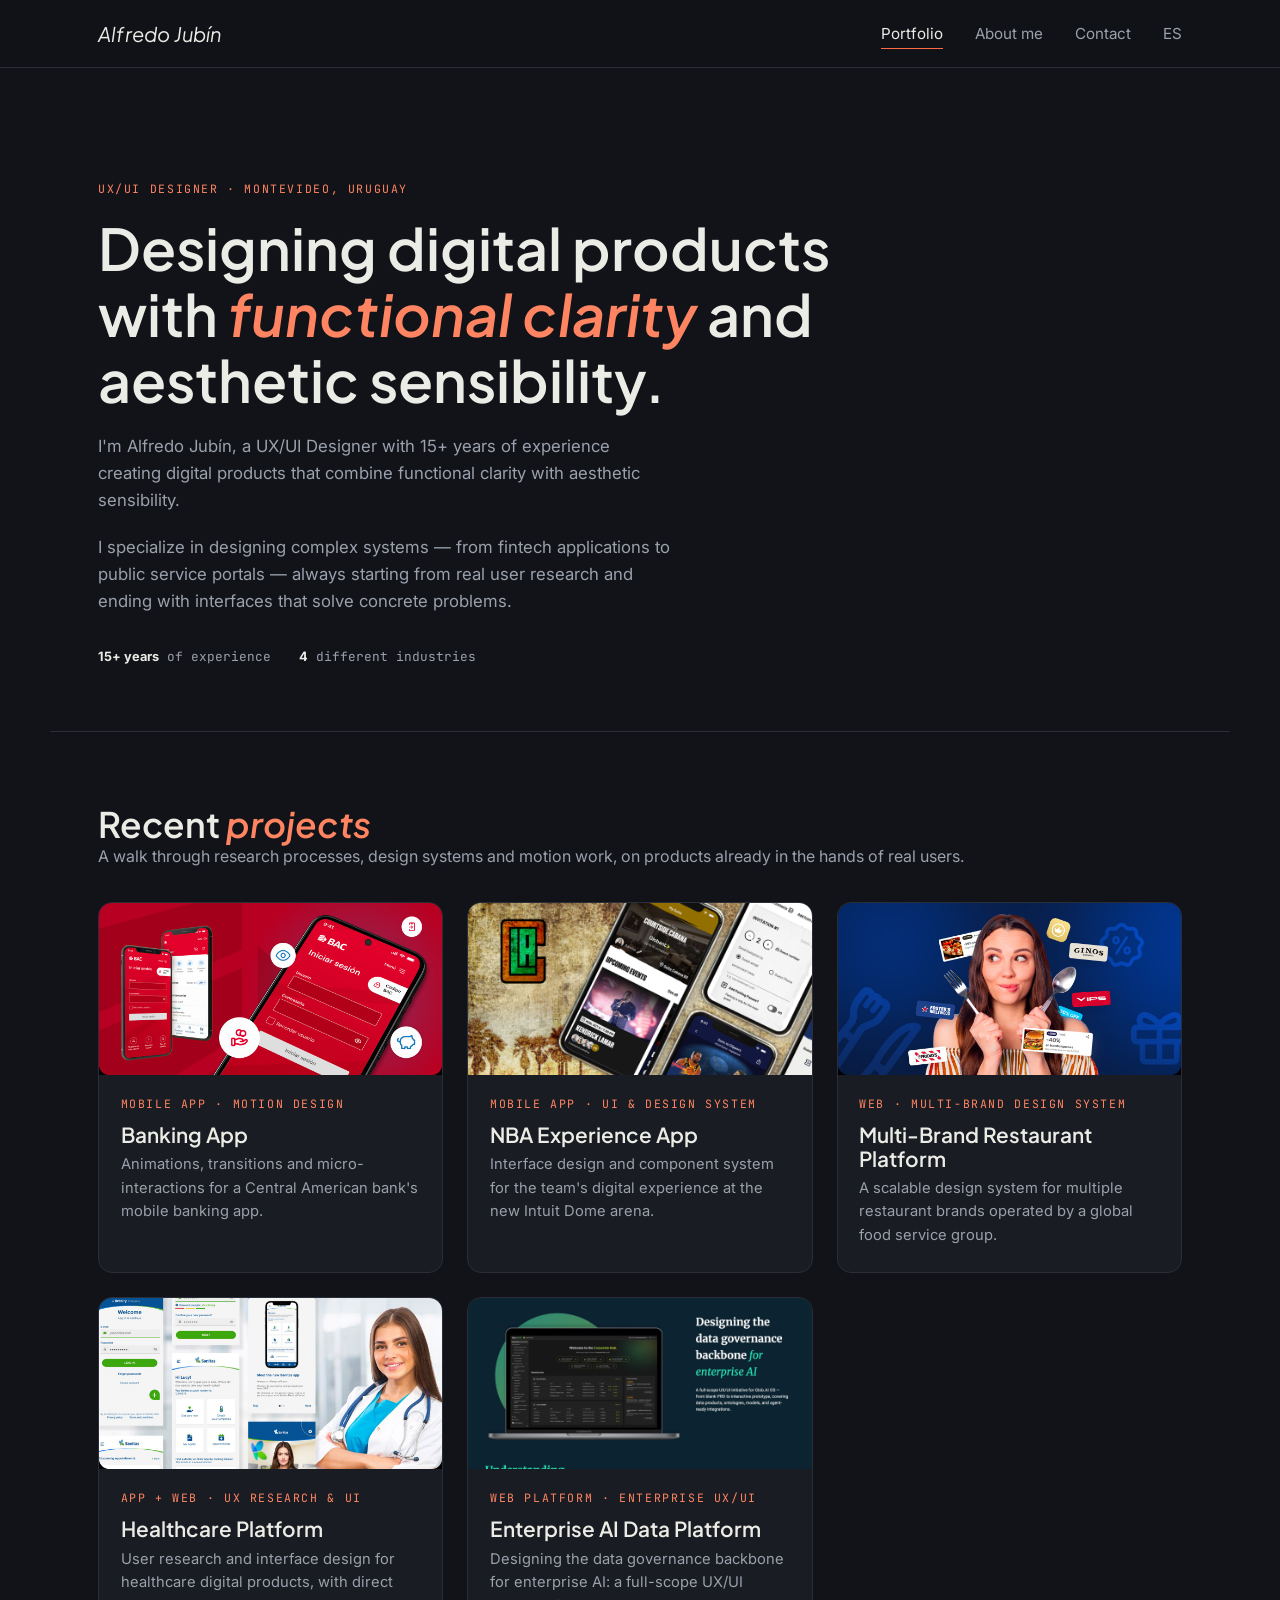
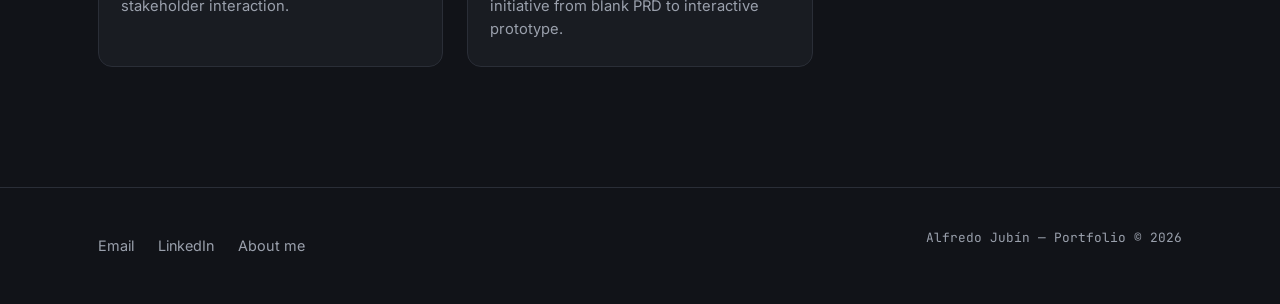
<file: index.html>
<!doctype html>
<html lang="en">
<head>
<meta charset="UTF-8">
<meta name="viewport" content="width=device-width, initial-scale=1">
<title>Alfredo Jubín — UX/UI Designer</title>
<meta name="description" content="Portfolio of Alfredo Jubín, UX/UI Designer based in Montevideo, Uruguay. Digital product, motion design and design systems work.">
<link rel="preconnect" href="https://fonts.googleapis.com">
<link rel="preconnect" href="https://fonts.gstatic.com" crossorigin>
<link href="https://fonts.googleapis.com/css2?family=Plus+Jakarta+Sans:ital,wght@0,600;0,700;0,800;1,600;1,700&family=Inter:wght@400;500;600&family=JetBrains+Mono:wght@400;500&display=swap" rel="stylesheet">
<link rel="stylesheet" href="css/styles.css">
</head>
<body>
<a class="skip-link" href="#contenido">Skip to content</a>

<header class="site-header">
  <nav class="nav container" aria-label="Main navigation">
    <a class="nav__logo" href="index.html">Alfredo Jubín</a>
    <button class="nav__toggle" aria-expanded="false" aria-controls="nav-links" aria-label="Open menu">
      <span></span>
    </button>
    <ul class="nav__links" id="nav-links">
      <li><a href="index.html" aria-current="page">Portfolio</a></li>
      <li><a href="about.html">About me</a></li>
      <li><a href="#contacto">Contact</a></li>
      <li><a href="es/index.html" class="nav__lang" hreflang="es">ES</a></li>
    </ul>
  </nav>
</header>

<main id="contenido">
  <section class="hero container">
    <p class="eyebrow">UX/UI Designer · Montevideo, Uruguay</p>
    <h1>Designing digital products with <span class="hero__role">functional clarity</span> and aesthetic sensibility.</h1>
    <p class="hero__tagline">I'm Alfredo Jubín, a UX/UI Designer with 15+ years of experience creating digital products that combine functional clarity with aesthetic sensibility.</p>
    <p class="hero__tagline">I specialize in designing complex systems — from fintech applications to public service portals — always starting from real user research and ending with interfaces that solve concrete problems.</p>
    <div class="hero__meta">
      <span><strong>15+ years</strong> of experience</span>
      <span><strong>4</strong> different industries</span>
    </div>
  </section>

  <section class="section container" aria-labelledby="proyectos-heading">
    <div class="section__head reveal">
      <h2 id="proyectos-heading">Recent <em>projects</em></h2>
      <p>A walk through research processes, design systems and motion work, on products already in the hands of real users.</p>
    </div>
    <div class="grid-projects" data-project-grid role="list" aria-label="Project list"></div>
  </section>
</main>

<footer class="site-footer" id="contacto">
  <div class="container footer-inner">
    <ul class="footer-links">
      <li><a href="mailto:alfredo.jubin@gmail.com">Email</a></li>
      <li><a href="https://www.linkedin.com/in/alfredojubin/" target="_blank" rel="noopener noreferrer">LinkedIn</a></li>
      <li><a href="about.html">About me</a></li>
    </ul>
    <p class="footer-note">Alfredo Jubín — Portfolio © 2026</p>
  </div>
</footer>

<script src="js/data.js"></script>
<script src="js/main.js"></script>
</body>
</html>
</file>
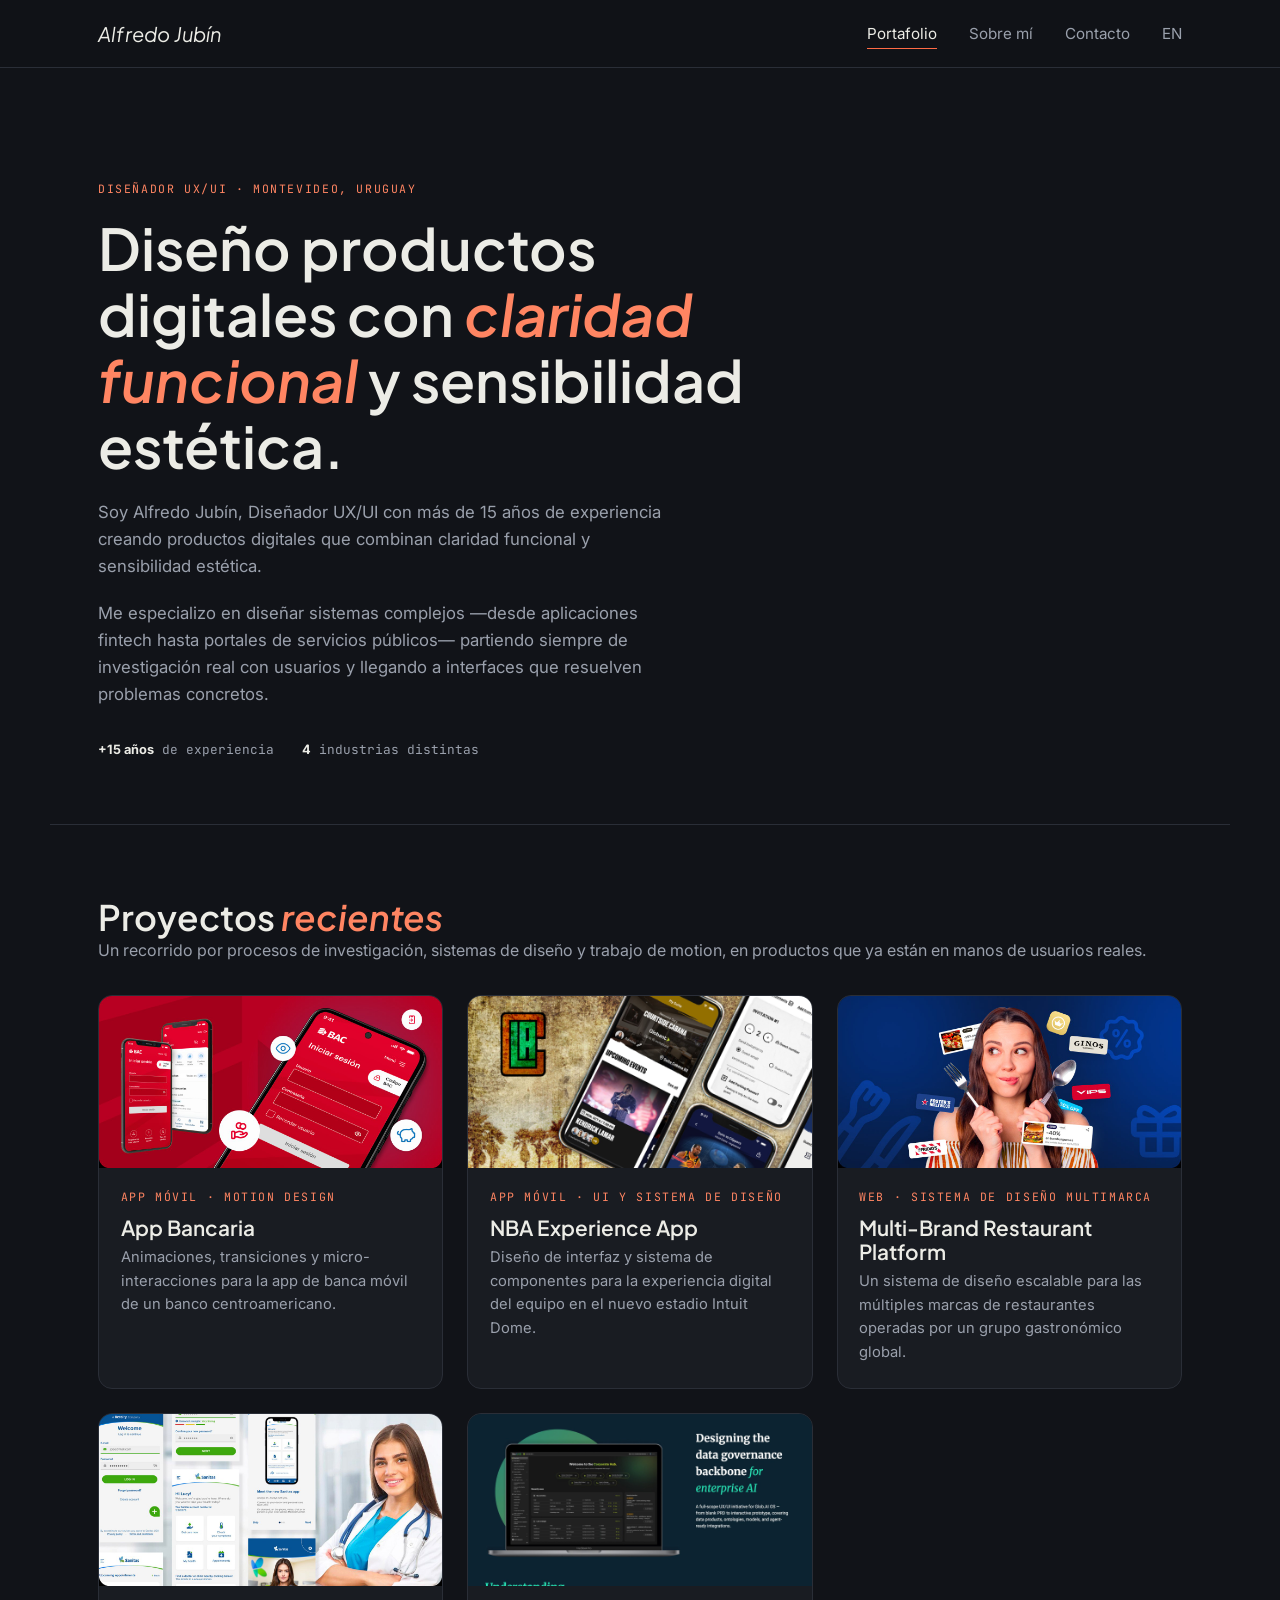
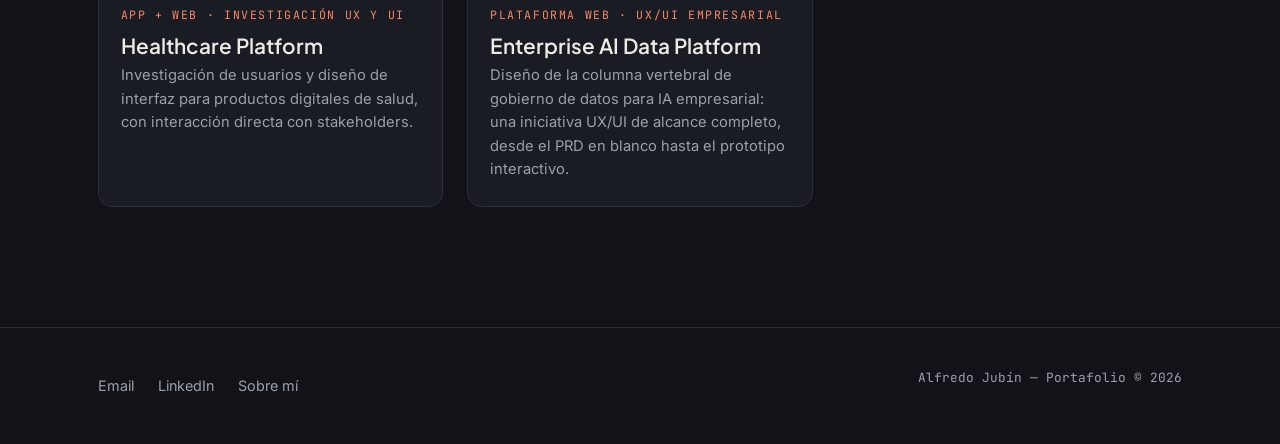
<file: es/index.html>
<!doctype html>
<html lang="es">
<head>
<meta charset="UTF-8">
<meta name="viewport" content="width=device-width, initial-scale=1">
<title>Alfredo Jubín — Diseñador UX/UI</title>
<meta name="description" content="Portafolio de Alfredo Jubín, Diseñador UX/UI en Montevideo, Uruguay. Producto digital, motion design y sistemas de diseño.">
<link rel="preconnect" href="https://fonts.googleapis.com">
<link rel="preconnect" href="https://fonts.gstatic.com" crossorigin>
<link href="https://fonts.googleapis.com/css2?family=Plus+Jakarta+Sans:ital,wght@0,600;0,700;0,800;1,600;1,700&family=Inter:wght@400;500;600&family=JetBrains+Mono:wght@400;500&display=swap" rel="stylesheet">
<link rel="stylesheet" href="../css/styles.css">
</head>
<body>
<a class="skip-link" href="#contenido">Saltar al contenido</a>

<header class="site-header">
  <nav class="nav container" aria-label="Navegación principal">
    <a class="nav__logo" href="index.html">Alfredo Jubín</a>
    <button class="nav__toggle" aria-expanded="false" aria-controls="nav-links" aria-label="Abrir menú">
      <span></span>
    </button>
    <ul class="nav__links" id="nav-links">
      <li><a href="index.html" aria-current="page">Portafolio</a></li>
      <li><a href="about.html">Sobre mí</a></li>
      <li><a href="#contacto">Contacto</a></li>
      <li><a href="../index.html" class="nav__lang" hreflang="en">EN</a></li>
    </ul>
  </nav>
</header>

<main id="contenido">
  <section class="hero container">
    <p class="eyebrow">Diseñador UX/UI · Montevideo, Uruguay</p>
    <h1>Diseño productos digitales con <span class="hero__role">claridad funcional</span> y sensibilidad estética.</h1>
    <p class="hero__tagline">Soy Alfredo Jubín, Diseñador UX/UI con más de 15 años de experiencia creando productos digitales que combinan claridad funcional y sensibilidad estética.</p>
    <p class="hero__tagline">Me especializo en diseñar sistemas complejos —desde aplicaciones fintech hasta portales de servicios públicos— partiendo siempre de investigación real con usuarios y llegando a interfaces que resuelven problemas concretos.</p>
    <div class="hero__meta">
      <span><strong>+15 años</strong> de experiencia</span>
      <span><strong>4</strong> industrias distintas</span>
    </div>
  </section>

  <section class="section container" aria-labelledby="proyectos-heading">
    <div class="section__head reveal">
      <h2 id="proyectos-heading">Proyectos <em>recientes</em></h2>
      <p>Un recorrido por procesos de investigación, sistemas de diseño y trabajo de motion, en productos que ya están en manos de usuarios reales.</p>
    </div>
    <div class="grid-projects" data-project-grid role="list" aria-label="Lista de proyectos"></div>
  </section>
</main>

<footer class="site-footer" id="contacto">
  <div class="container footer-inner">
    <ul class="footer-links">
      <li><a href="mailto:alfredo.jubin@gmail.com">Email</a></li>
      <li><a href="https://www.linkedin.com/in/alfredojubin/" target="_blank" rel="noopener noreferrer">LinkedIn</a></li>
      <li><a href="about.html">Sobre mí</a></li>
    </ul>
    <p class="footer-note">Alfredo Jubín — Portafolio © 2026</p>
  </div>
</footer>

<script src="js/data.js"></script>
<script src="js/main.js"></script>
</body>
</html>
</file>
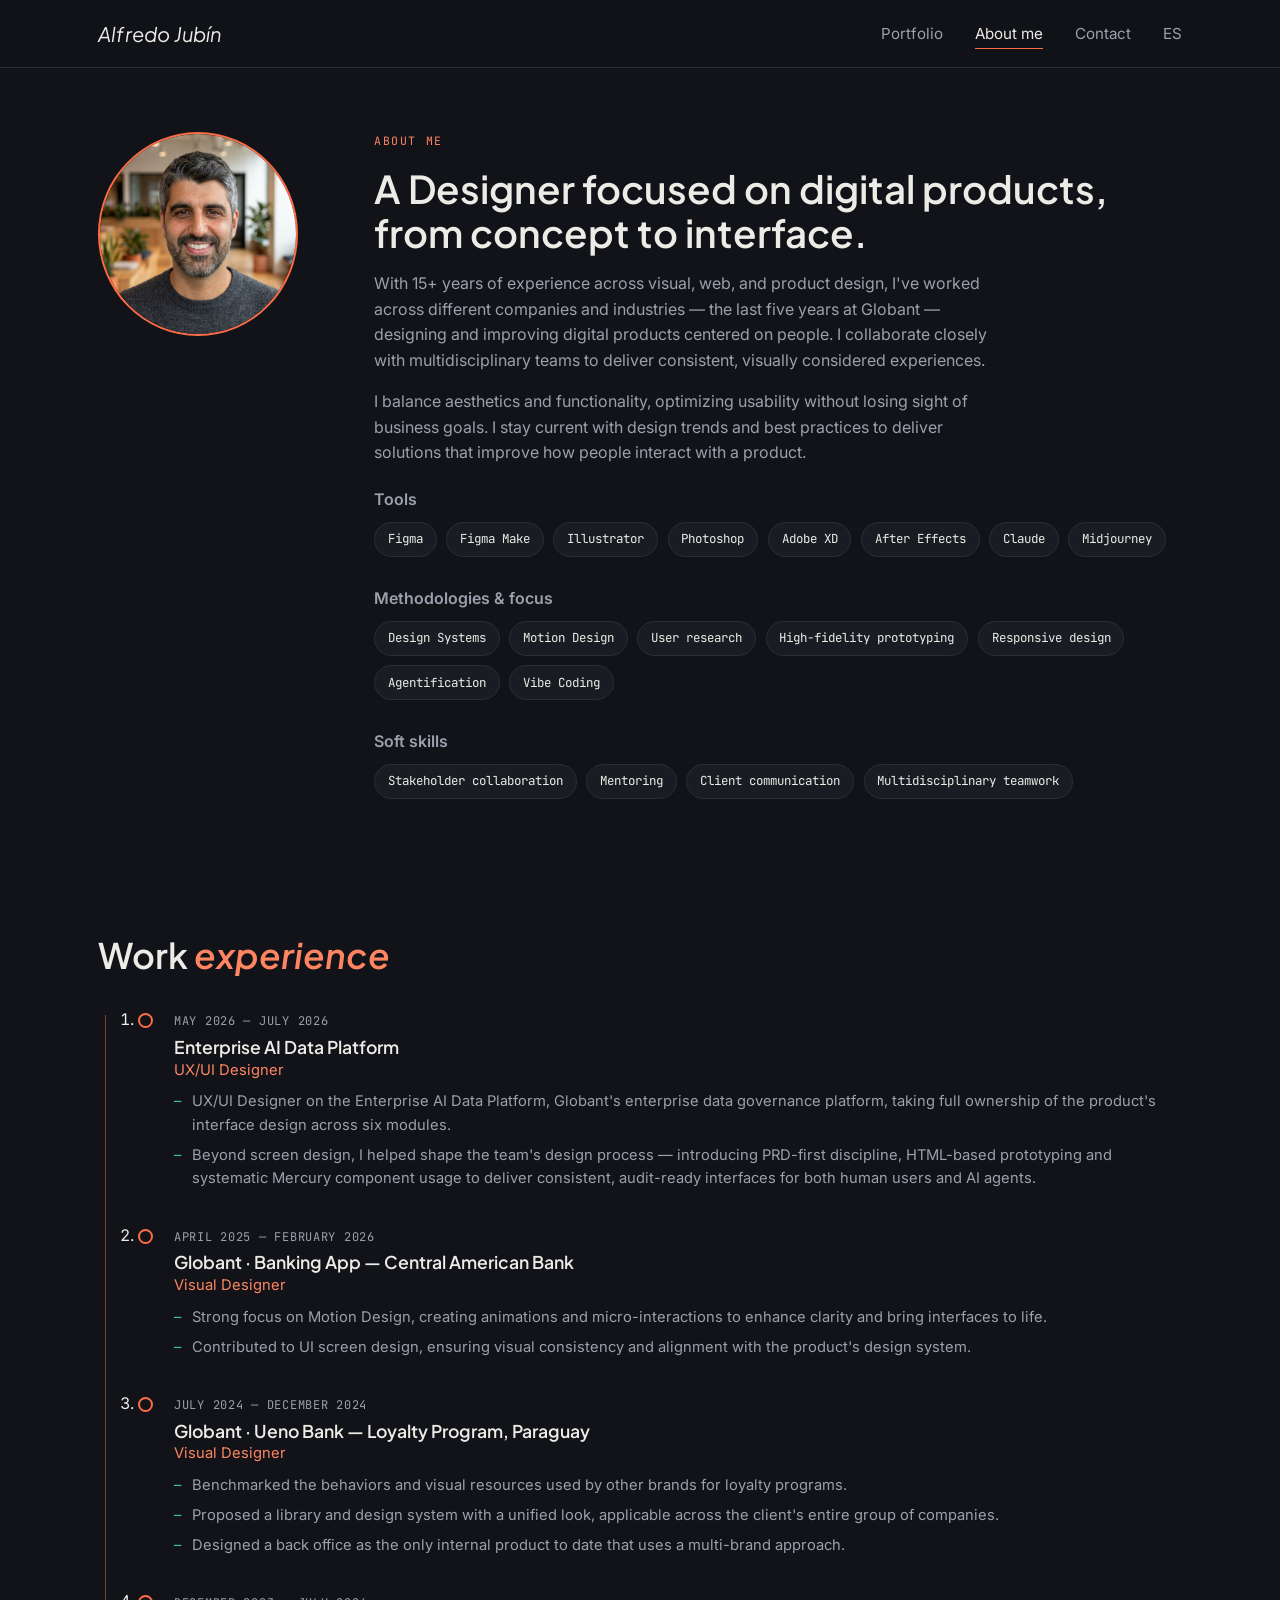
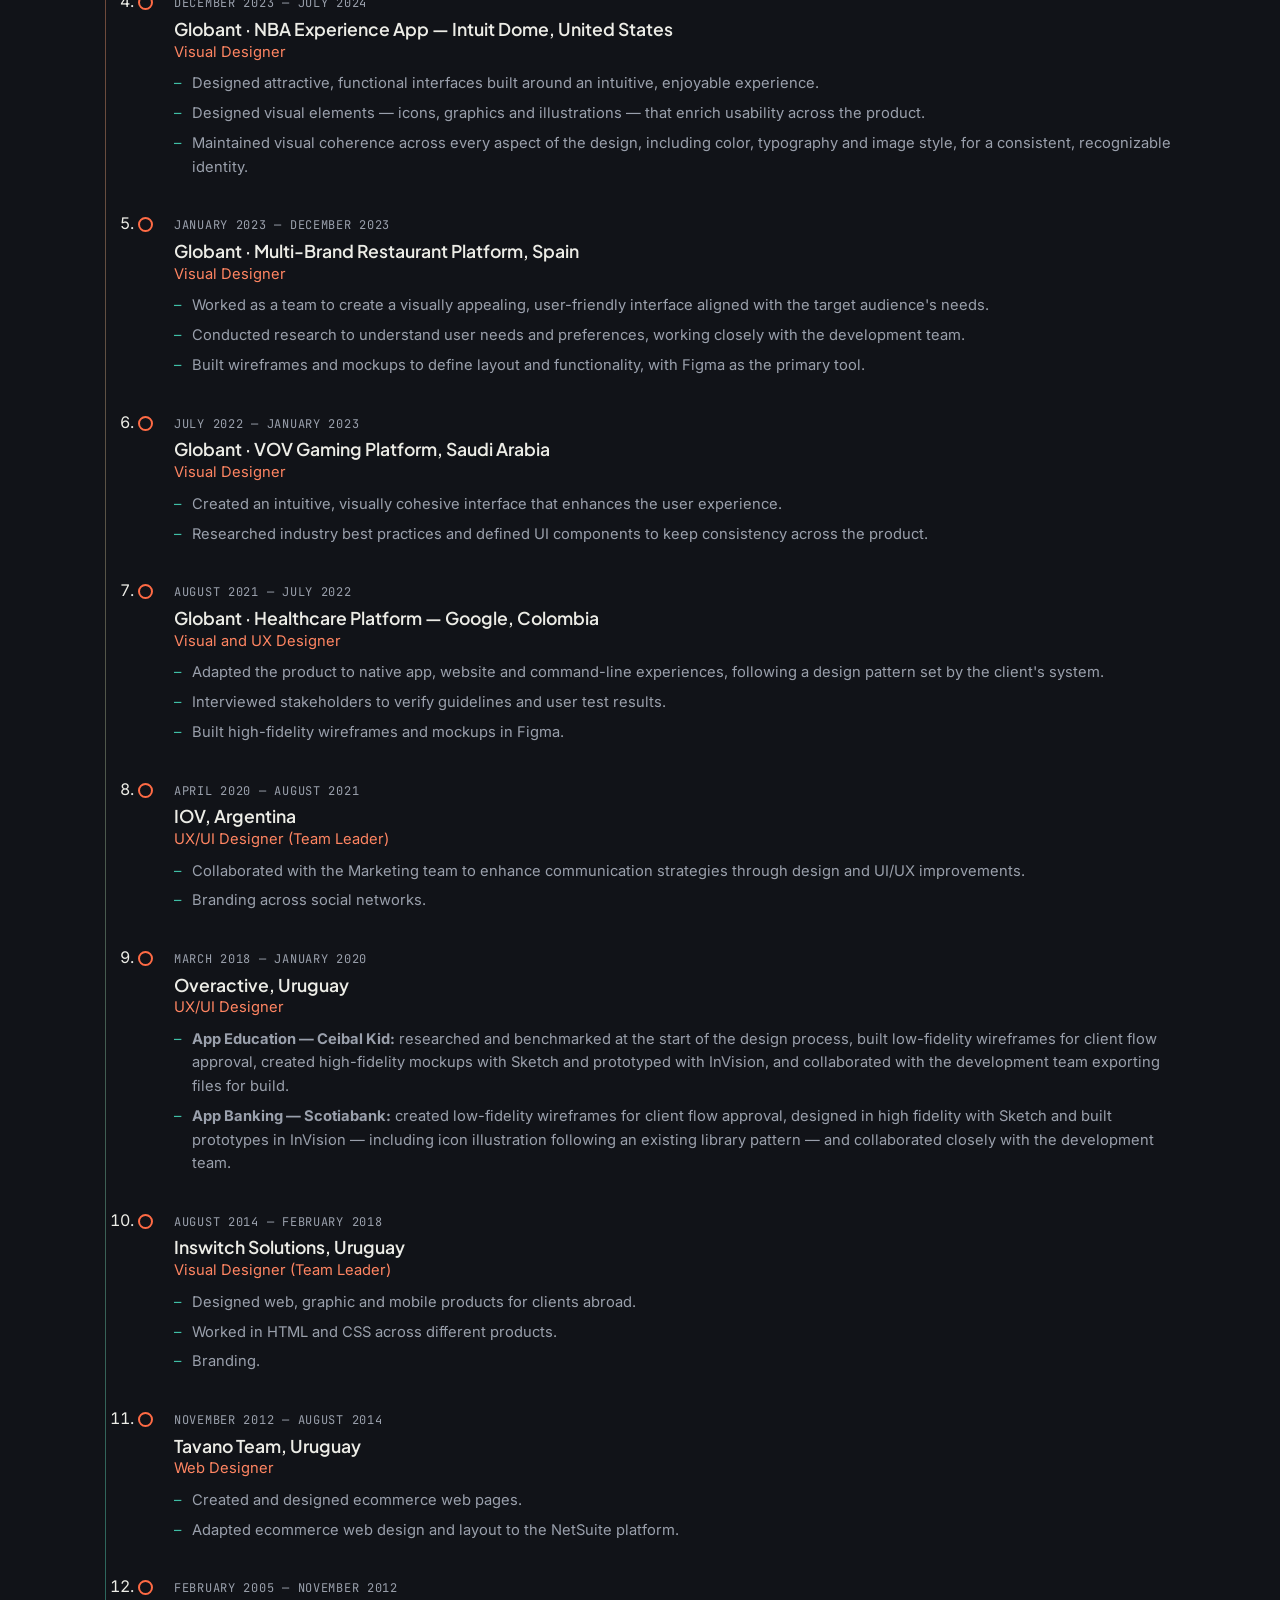
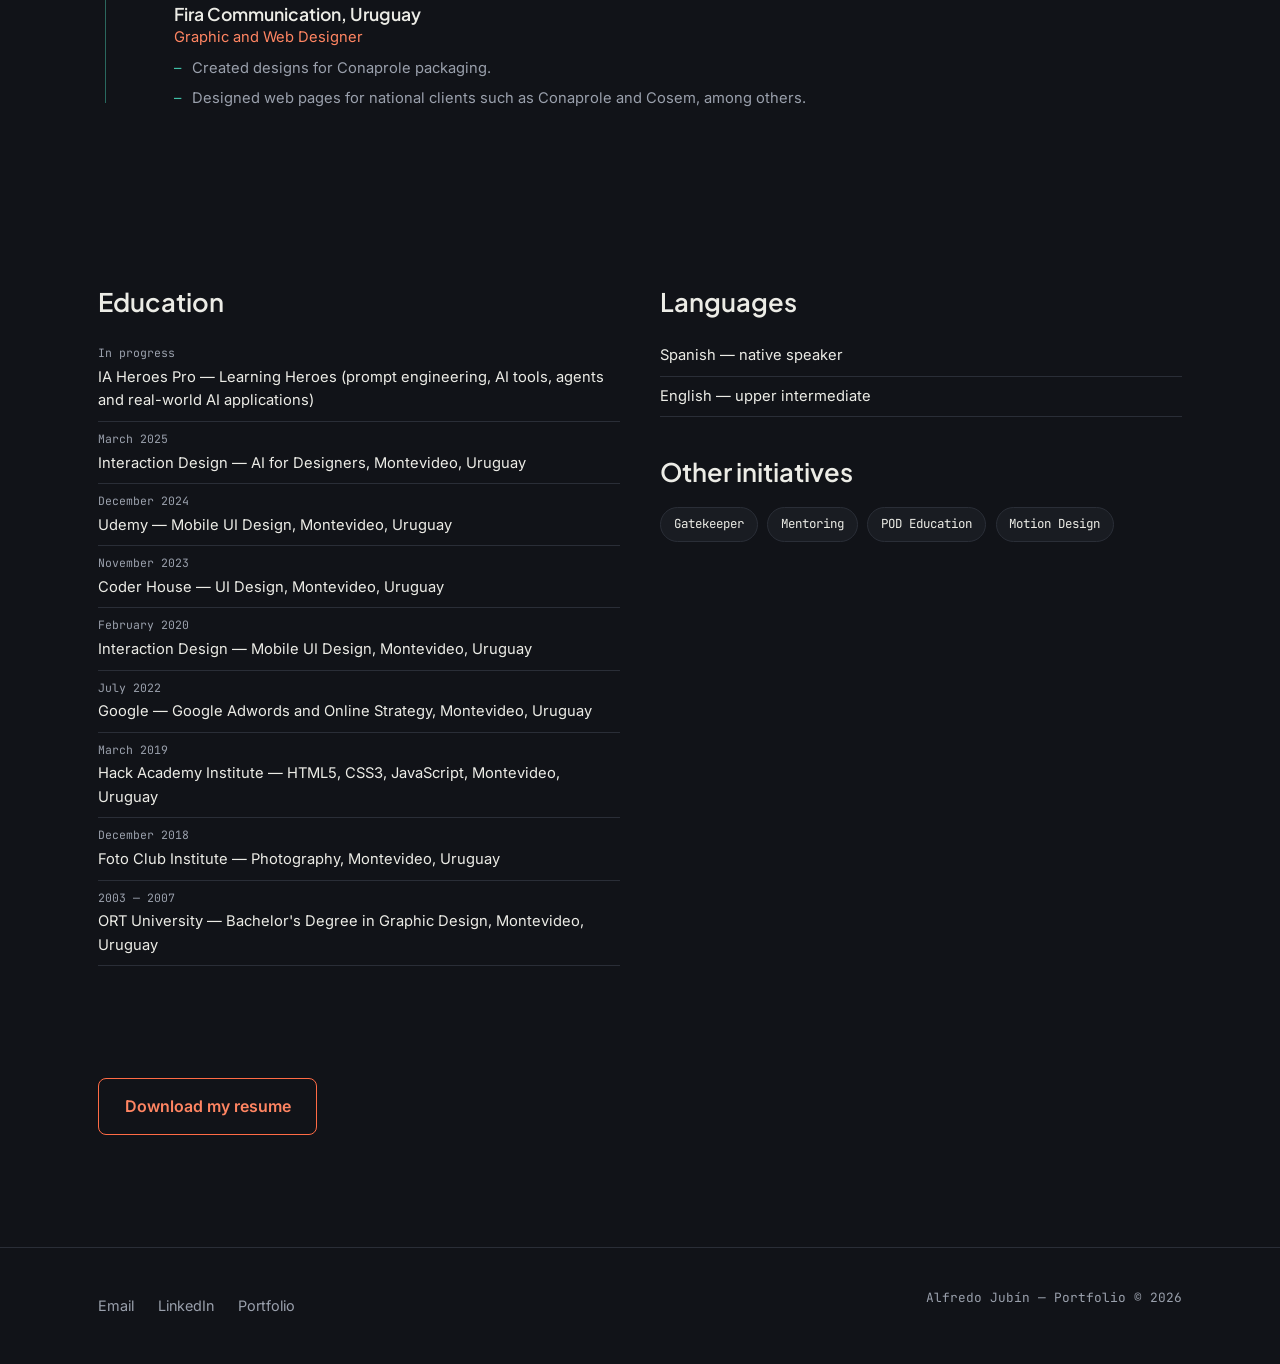
<file: about.html>
<!doctype html>
<html lang="en">
<head>
<meta charset="UTF-8">
<meta name="viewport" content="width=device-width, initial-scale=1">
<title>About me — Alfredo Jubín</title>
<meta name="description" content="Bio, skills, education and work experience of Alfredo Jubín, UX/UI Designer.">
<link rel="preconnect" href="https://fonts.googleapis.com">
<link rel="preconnect" href="https://fonts.gstatic.com" crossorigin>
<link href="https://fonts.googleapis.com/css2?family=Plus+Jakarta+Sans:ital,wght@0,600;0,700;0,800;1,600;1,700&family=Inter:wght@400;500;600&family=JetBrains+Mono:wght@400;500&display=swap" rel="stylesheet">
<link rel="stylesheet" href="css/styles.css">
</head>
<body>
<a class="skip-link" href="#contenido">Skip to content</a>

<header class="site-header">
  <nav class="nav container" aria-label="Main navigation">
    <a class="nav__logo" href="index.html">Alfredo Jubín</a>
    <button class="nav__toggle" aria-expanded="false" aria-controls="nav-links" aria-label="Open menu">
      <span></span>
    </button>
    <ul class="nav__links" id="nav-links">
      <li><a href="index.html">Portfolio</a></li>
      <li><a href="about.html" aria-current="page">About me</a></li>
      <li><a href="#contacto">Contact</a></li>
      <li><a href="es/about.html" class="nav__lang" hreflang="es">ES</a></li>
    </ul>
  </nav>
</header>

<main id="contenido">
  <section class="container about-hero">
    <div class="about-hero__photo">
      <img src="images/real/profile.jpg" alt="Portrait of Alfredo Jubín" width="200" height="200">
    </div>
    <div>
      <p class="eyebrow">About me</p>
      <h1>A Designer focused on digital products, from concept to interface.</h1>
      <p>With 15+ years of experience across visual, web, and product design, I've worked across different companies and industries — the last five years at Globant — designing and improving digital products centered on people. I collaborate closely with multidisciplinary teams to deliver consistent, visually considered experiences.</p>
      <p>I balance aesthetics and functionality, optimizing usability without losing sight of business goals. I stay current with design trends and best practices to deliver solutions that improve how people interact with a product.</p>

      <div class="tag-groups">
        <div class="tag-group">
          <h3>Tools</h3>
          <ul class="tag-list">
            <li class="tag">Figma</li>
            <li class="tag">Figma Make</li>
            <li class="tag">Illustrator</li>
            <li class="tag">Photoshop</li>
            <li class="tag">Adobe XD</li>
            <li class="tag">After Effects</li>
            <li class="tag">Claude</li>
            <li class="tag">Midjourney</li>
          </ul>
        </div>
        <div class="tag-group">
          <h3>Methodologies & focus</h3>
          <ul class="tag-list">
            <li class="tag">Design Systems</li>
            <li class="tag">Motion Design</li>
            <li class="tag">User research</li>
            <li class="tag">High-fidelity prototyping</li>
            <li class="tag">Responsive design</li>
            <li class="tag">Agentification</li>
            <li class="tag">Vibe Coding</li>
          </ul>
        </div>
        <div class="tag-group">
          <h3>Soft skills</h3>
          <ul class="tag-list">
            <li class="tag">Stakeholder collaboration</li>
            <li class="tag">Mentoring</li>
            <li class="tag">Client communication</li>
            <li class="tag">Multidisciplinary teamwork</li>
          </ul>
        </div>
      </div>
    </div>
  </section>

  <section class="section container reveal" aria-labelledby="experiencia-h">
    <div class="section__head">
      <h2 id="experiencia-h">Work <em>experience</em></h2>
    </div>
    <ol class="timeline">
      <li class="timeline-item">
        <time>May 2026 — July 2026</time>
        <h3>Enterprise AI Data Platform</h3>
        <span class="role">UX/UI Designer</span>
        <ul>
          <li>UX/UI Designer on the Enterprise AI Data Platform, Globant's enterprise data governance platform, taking full ownership of the product's interface design across six modules.</li>
          <li>Beyond screen design, I helped shape the team's design process — introducing PRD-first discipline, HTML-based prototyping and systematic Mercury component usage to deliver consistent, audit-ready interfaces for both human users and AI agents.</li>
        </ul>
      </li>
      <li class="timeline-item">
        <time>April 2025 — February 2026</time>
        <h3>Globant · Banking App — Central American Bank</h3>
        <span class="role">Visual Designer</span>
        <ul>
          <li>Strong focus on Motion Design, creating animations and micro-interactions to enhance clarity and bring interfaces to life.</li>
          <li>Contributed to UI screen design, ensuring visual consistency and alignment with the product's design system.</li>
        </ul>
      </li>
      <li class="timeline-item">
        <time>July 2024 — December 2024</time>
        <h3>Globant · Ueno Bank — Loyalty Program, Paraguay</h3>
        <span class="role">Visual Designer</span>
        <ul>
          <li>Benchmarked the behaviors and visual resources used by other brands for loyalty programs.</li>
          <li>Proposed a library and design system with a unified look, applicable across the client's entire group of companies.</li>
          <li>Designed a back office as the only internal product to date that uses a multi-brand approach.</li>
        </ul>
      </li>
      <li class="timeline-item">
        <time>December 2023 — July 2024</time>
        <h3>Globant · NBA Experience App — Intuit Dome, United States</h3>
        <span class="role">Visual Designer</span>
        <ul>
          <li>Designed attractive, functional interfaces built around an intuitive, enjoyable experience.</li>
          <li>Designed visual elements — icons, graphics and illustrations — that enrich usability across the product.</li>
          <li>Maintained visual coherence across every aspect of the design, including color, typography and image style, for a consistent, recognizable identity.</li>
        </ul>
      </li>
      <li class="timeline-item">
        <time>January 2023 — December 2023</time>
        <h3>Globant · Multi-Brand Restaurant Platform, Spain</h3>
        <span class="role">Visual Designer</span>
        <ul>
          <li>Worked as a team to create a visually appealing, user-friendly interface aligned with the target audience's needs.</li>
          <li>Conducted research to understand user needs and preferences, working closely with the development team.</li>
          <li>Built wireframes and mockups to define layout and functionality, with Figma as the primary tool.</li>
        </ul>
      </li>
      <li class="timeline-item">
        <time>July 2022 — January 2023</time>
        <h3>Globant · VOV Gaming Platform, Saudi Arabia</h3>
        <span class="role">Visual Designer</span>
        <ul>
          <li>Created an intuitive, visually cohesive interface that enhances the user experience.</li>
          <li>Researched industry best practices and defined UI components to keep consistency across the product.</li>
        </ul>
      </li>
      <li class="timeline-item">
        <time>August 2021 — July 2022</time>
        <h3>Globant · Healthcare Platform — Google, Colombia</h3>
        <span class="role">Visual and UX Designer</span>
        <ul>
          <li>Adapted the product to native app, website and command-line experiences, following a design pattern set by the client's system.</li>
          <li>Interviewed stakeholders to verify guidelines and user test results.</li>
          <li>Built high-fidelity wireframes and mockups in Figma.</li>
        </ul>
      </li>
      <li class="timeline-item">
        <time>April 2020 — August 2021</time>
        <h3>IOV, Argentina</h3>
        <span class="role">UX/UI Designer (Team Leader)</span>
        <ul>
          <li>Collaborated with the Marketing team to enhance communication strategies through design and UI/UX improvements.</li>
          <li>Branding across social networks.</li>
        </ul>
      </li>
      <li class="timeline-item">
        <time>March 2018 — January 2020</time>
        <h3>Overactive, Uruguay</h3>
        <span class="role">UX/UI Designer</span>
        <ul>
          <li><strong>App Education — Ceibal Kid:</strong> researched and benchmarked at the start of the design process, built low-fidelity wireframes for client flow approval, created high-fidelity mockups with Sketch and prototyped with InVision, and collaborated with the development team exporting files for build.</li>
          <li><strong>App Banking — Scotiabank:</strong> created low-fidelity wireframes for client flow approval, designed in high fidelity with Sketch and built prototypes in InVision — including icon illustration following an existing library pattern — and collaborated closely with the development team.</li>
        </ul>
      </li>
      <li class="timeline-item">
        <time>August 2014 — February 2018</time>
        <h3>Inswitch Solutions, Uruguay</h3>
        <span class="role">Visual Designer (Team Leader)</span>
        <ul>
          <li>Designed web, graphic and mobile products for clients abroad.</li>
          <li>Worked in HTML and CSS across different products.</li>
          <li>Branding.</li>
        </ul>
      </li>
      <li class="timeline-item">
        <time>November 2012 — August 2014</time>
        <h3>Tavano Team, Uruguay</h3>
        <span class="role">Web Designer</span>
        <ul>
          <li>Created and designed ecommerce web pages.</li>
          <li>Adapted ecommerce web design and layout to the NetSuite platform.</li>
        </ul>
      </li>
      <li class="timeline-item">
        <time>February 2005 — November 2012</time>
        <h3>Fira Communication, Uruguay</h3>
        <span class="role">Graphic and Web Designer</span>
        <ul>
          <li>Created designs for Conaprole packaging.</li>
          <li>Designed web pages for national clients such as Conaprole and Cosem, among others.</li>
        </ul>
      </li>
    </ol>
  </section>

  <section class="section container reveal two-col" aria-labelledby="educacion-h">
    <div>
      <h2 id="educacion-h" style="font-size:1.6rem;margin-bottom:1.25rem;">Education</h2>
      <ul class="simple-list">
        <li><time>In progress</time>IA Heroes Pro — Learning Heroes (prompt engineering, AI tools, agents and real-world AI applications)</li>
        <li><time>March 2025</time>Interaction Design — AI for Designers, Montevideo, Uruguay</li>
        <li><time>December 2024</time>Udemy — Mobile UI Design, Montevideo, Uruguay</li>
        <li><time>November 2023</time>Coder House — UI Design, Montevideo, Uruguay</li>
        <li><time>February 2020</time>Interaction Design — Mobile UI Design, Montevideo, Uruguay</li>
        <li><time>July 2022</time>Google — Google Adwords and Online Strategy, Montevideo, Uruguay</li>
        <li><time>March 2019</time>Hack Academy Institute — HTML5, CSS3, JavaScript, Montevideo, Uruguay</li>
        <li><time>December 2018</time>Foto Club Institute — Photography, Montevideo, Uruguay</li>
        <li><time>2003 — 2007</time>ORT University — Bachelor's Degree in Graphic Design, Montevideo, Uruguay</li>
      </ul>
    </div>
    <div>
      <h2 style="font-size:1.6rem;margin-bottom:1.25rem;">Languages</h2>
      <ul class="simple-list">
        <li>Spanish — native speaker</li>
        <li>English — upper intermediate</li>
      </ul>

      <h2 style="font-size:1.6rem;margin:2.5rem 0 1.25rem;">Other initiatives</h2>
      <ul class="tag-list">
        <li class="tag">Gatekeeper</li>
        <li class="tag">Mentoring</li>
        <li class="tag">POD Education</li>
        <li class="tag">Motion Design</li>
      </ul>
    </div>
  </section>

  <section class="container reveal" style="padding-bottom: 4rem;">
    <a class="btn-download" href="Alfredo_Jubin_Senior_Product_Designer.docx.pdf
" download>Download my resume</a>
  </section>
</main>

<footer class="site-footer" id="contacto">
  <div class="container footer-inner">
    <ul class="footer-links">
      <li><a href="mailto:alfredo.jubin@gmail.com">Email</a></li>
      <li><a href="https://www.linkedin.com/in/alfredojubin/" target="_blank" rel="noopener noreferrer">LinkedIn</a></li>
      <li><a href="index.html">Portfolio</a></li>
    </ul>
    <p class="footer-note">Alfredo Jubín — Portfolio © 2026</p>
  </div>
</footer>

<script src="js/main.js"></script>
</body>
</html>
</file>
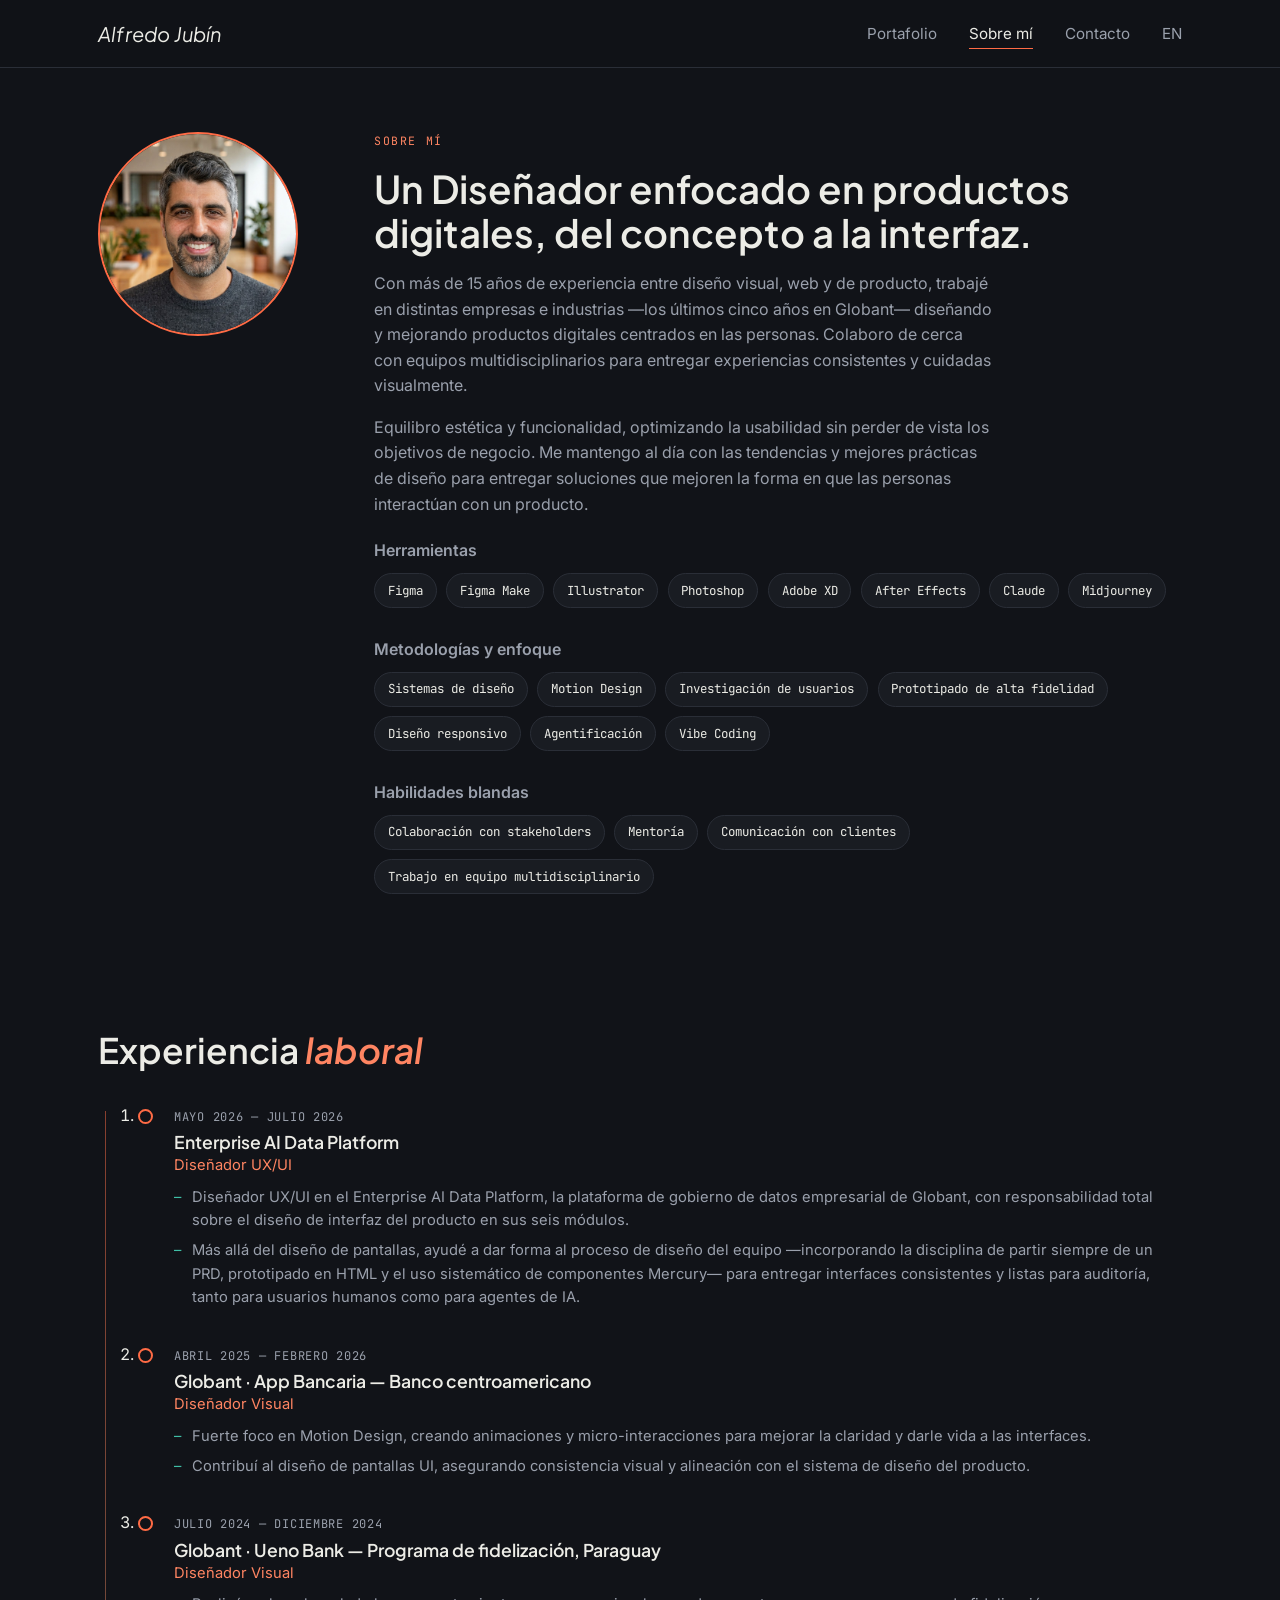
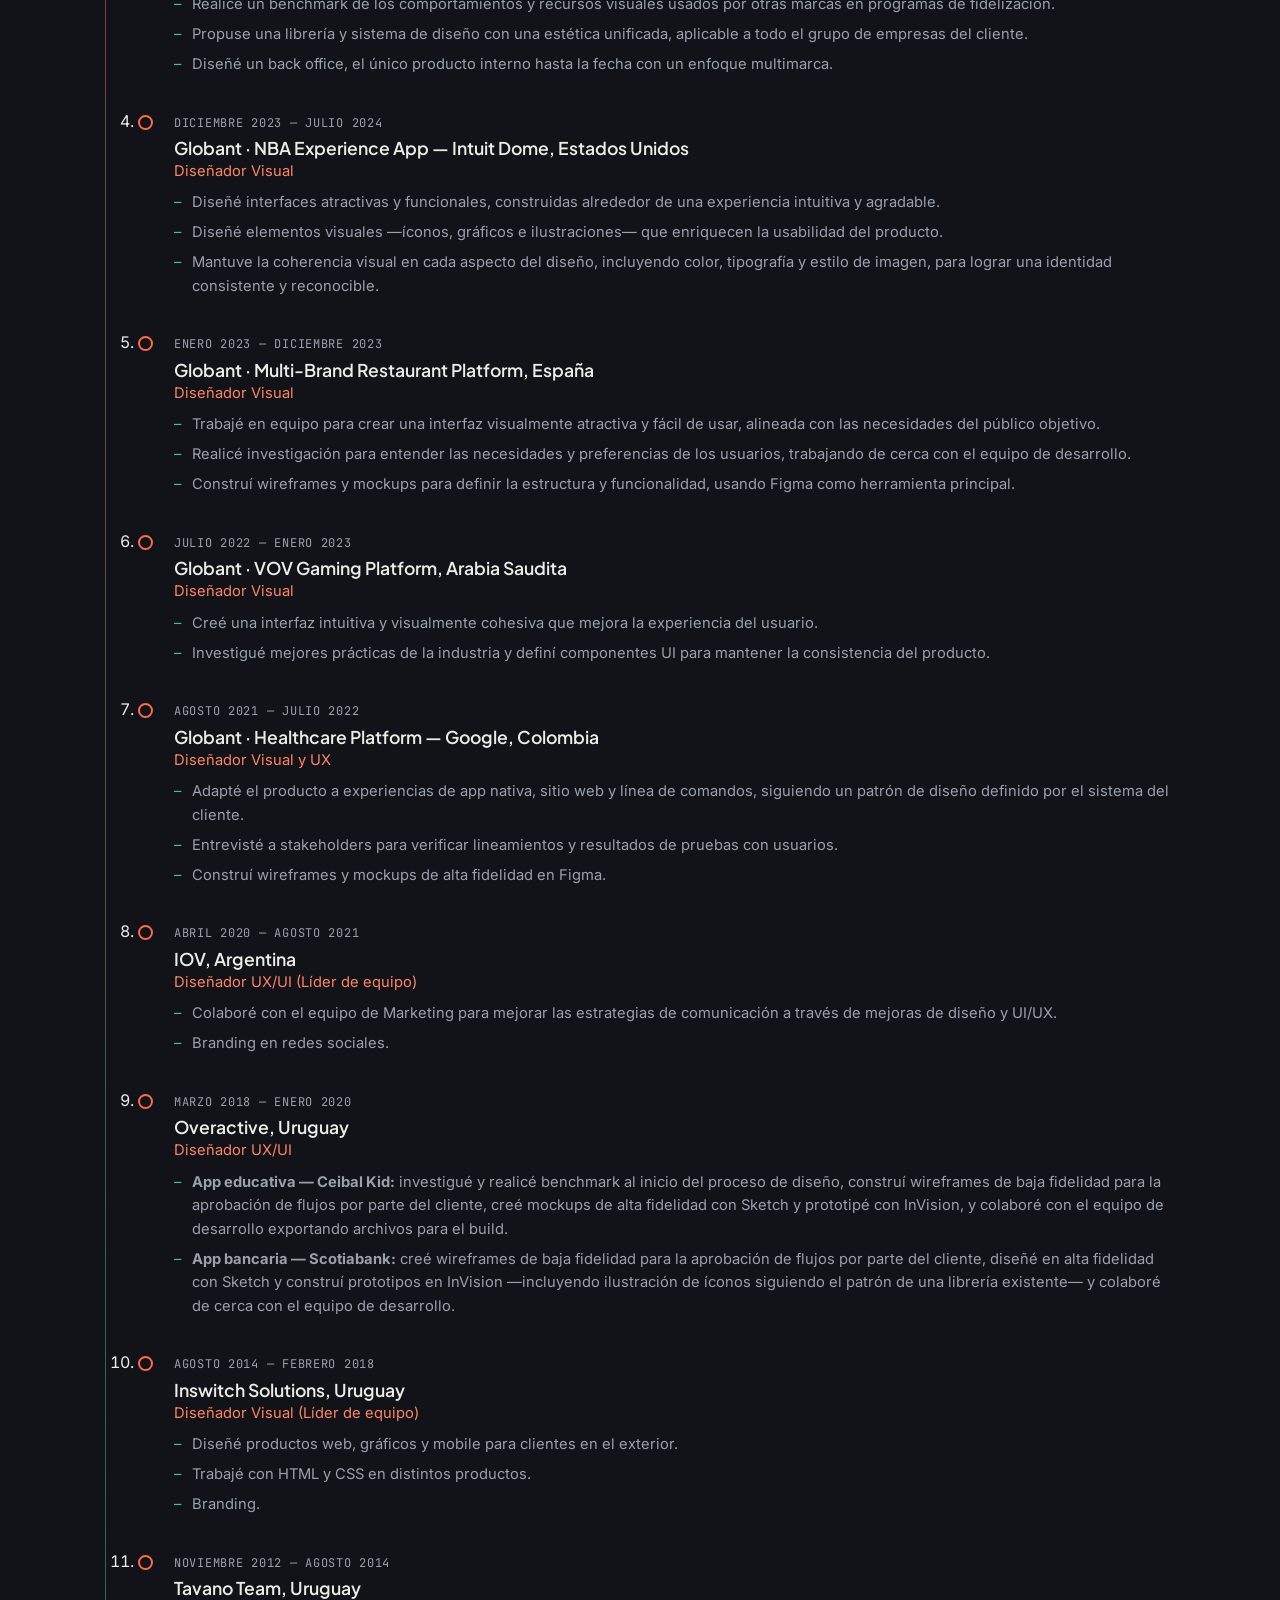
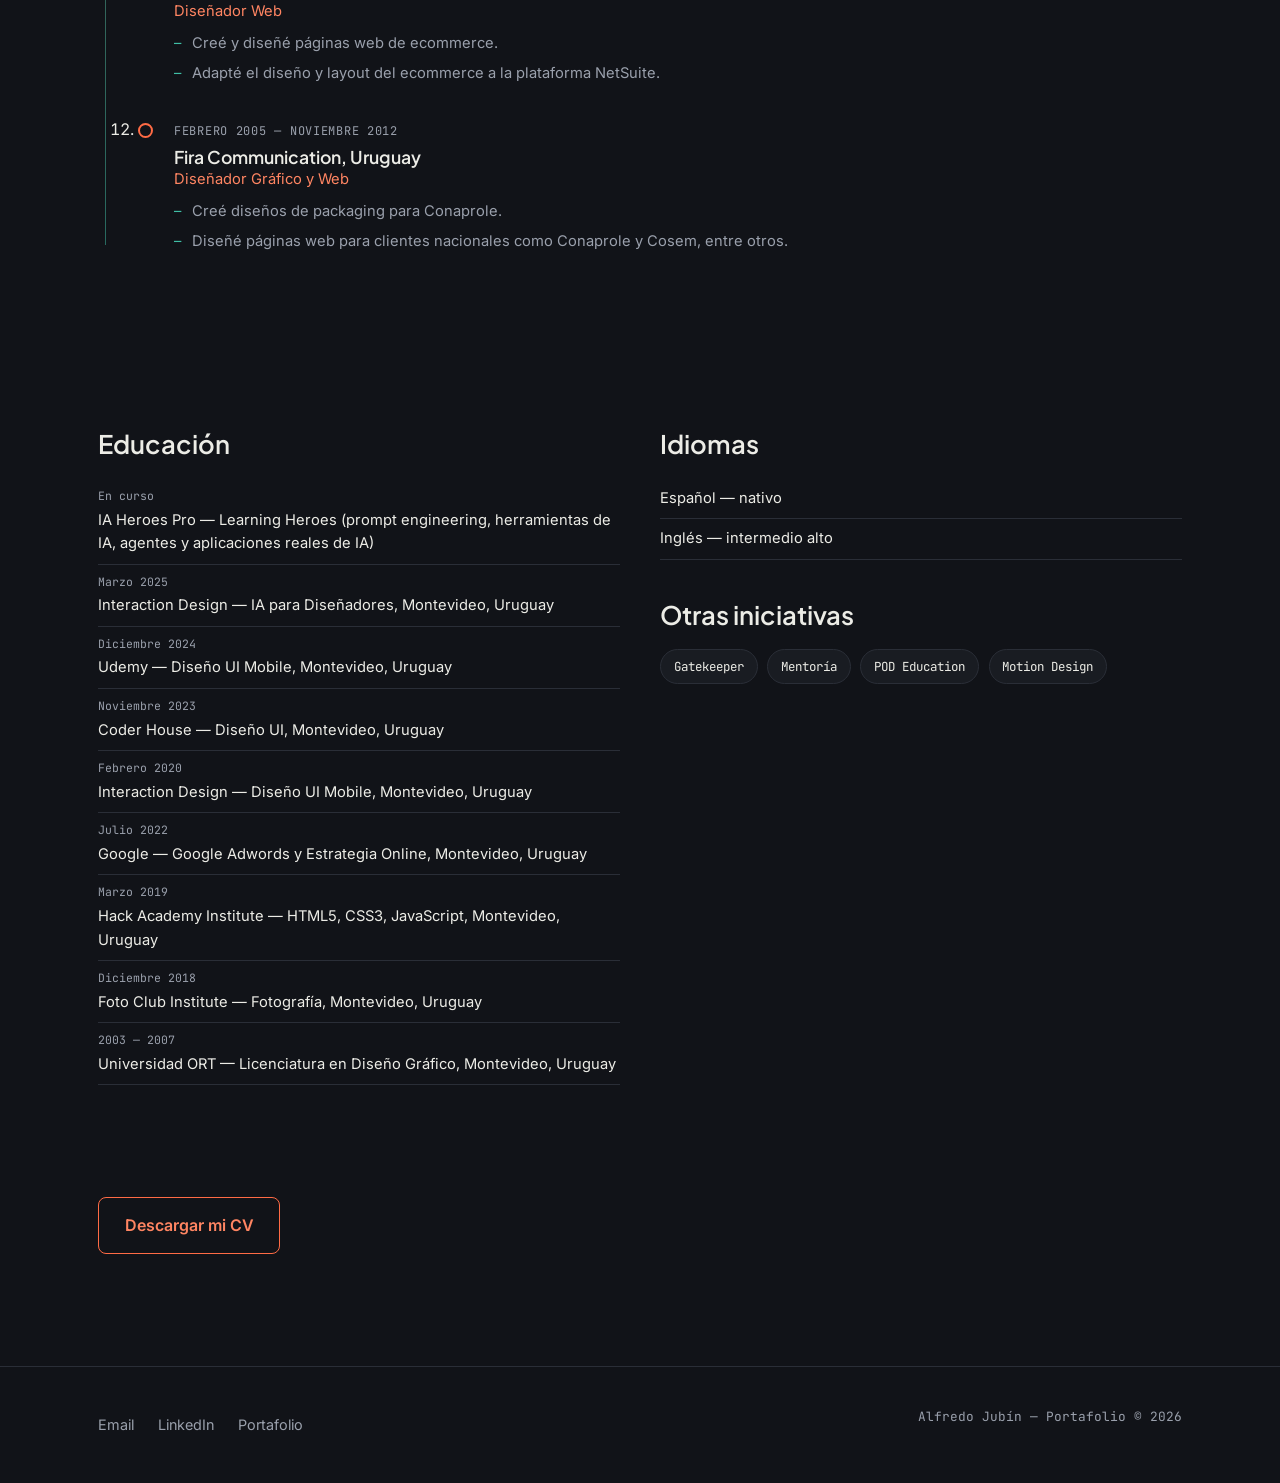
<file: es/about.html>
<!doctype html>
<html lang="es">
<head>
<meta charset="UTF-8">
<meta name="viewport" content="width=device-width, initial-scale=1">
<title>Sobre mí — Alfredo Jubín</title>
<meta name="description" content="Biografía, habilidades, educación y experiencia laboral de Alfredo Jubín, Diseñador UX/UI.">
<link rel="preconnect" href="https://fonts.googleapis.com">
<link rel="preconnect" href="https://fonts.gstatic.com" crossorigin>
<link href="https://fonts.googleapis.com/css2?family=Plus+Jakarta+Sans:ital,wght@0,600;0,700;0,800;1,600;1,700&family=Inter:wght@400;500;600&family=JetBrains+Mono:wght@400;500&display=swap" rel="stylesheet">
<link rel="stylesheet" href="../css/styles.css">
</head>
<body>
<a class="skip-link" href="#contenido">Saltar al contenido</a>

<header class="site-header">
  <nav class="nav container" aria-label="Navegación principal">
    <a class="nav__logo" href="index.html">Alfredo Jubín</a>
    <button class="nav__toggle" aria-expanded="false" aria-controls="nav-links" aria-label="Abrir menú">
      <span></span>
    </button>
    <ul class="nav__links" id="nav-links">
      <li><a href="index.html">Portafolio</a></li>
      <li><a href="about.html" aria-current="page">Sobre mí</a></li>
      <li><a href="#contacto">Contacto</a></li>
      <li><a href="../about.html" class="nav__lang" hreflang="en">EN</a></li>
    </ul>
  </nav>
</header>

<main id="contenido">
  <section class="container about-hero">
    <div class="about-hero__photo">
      <img src="../images/real/profile.jpg" alt="Retrato de Alfredo Jubín" width="200" height="200">
    </div>
    <div>
      <p class="eyebrow">Sobre mí</p>
      <h1>Un Diseñador enfocado en productos digitales, del concepto a la interfaz.</h1>
      <p>Con más de 15 años de experiencia entre diseño visual, web y de producto, trabajé en distintas empresas e industrias —los últimos cinco años en Globant— diseñando y mejorando productos digitales centrados en las personas. Colaboro de cerca con equipos multidisciplinarios para entregar experiencias consistentes y cuidadas visualmente.</p>
      <p>Equilibro estética y funcionalidad, optimizando la usabilidad sin perder de vista los objetivos de negocio. Me mantengo al día con las tendencias y mejores prácticas de diseño para entregar soluciones que mejoren la forma en que las personas interactúan con un producto.</p>

      <div class="tag-groups">
        <div class="tag-group">
          <h3>Herramientas</h3>
          <ul class="tag-list">
            <li class="tag">Figma</li>
            <li class="tag">Figma Make</li>
            <li class="tag">Illustrator</li>
            <li class="tag">Photoshop</li>
            <li class="tag">Adobe XD</li>
            <li class="tag">After Effects</li>
            <li class="tag">Claude</li>
            <li class="tag">Midjourney</li>
          </ul>
        </div>
        <div class="tag-group">
          <h3>Metodologías y enfoque</h3>
          <ul class="tag-list">
            <li class="tag">Sistemas de diseño</li>
            <li class="tag">Motion Design</li>
            <li class="tag">Investigación de usuarios</li>
            <li class="tag">Prototipado de alta fidelidad</li>
            <li class="tag">Diseño responsivo</li>
            <li class="tag">Agentificación</li>
            <li class="tag">Vibe Coding</li>
          </ul>
        </div>
        <div class="tag-group">
          <h3>Habilidades blandas</h3>
          <ul class="tag-list">
            <li class="tag">Colaboración con stakeholders</li>
            <li class="tag">Mentoría</li>
            <li class="tag">Comunicación con clientes</li>
            <li class="tag">Trabajo en equipo multidisciplinario</li>
          </ul>
        </div>
      </div>
    </div>
  </section>

  <section class="section container reveal" aria-labelledby="experiencia-h">
    <div class="section__head">
      <h2 id="experiencia-h">Experiencia <em>laboral</em></h2>
    </div>
    <ol class="timeline">
      <li class="timeline-item">
        <time>Mayo 2026 — Julio 2026</time>
        <h3>Enterprise AI Data Platform</h3>
        <span class="role">Diseñador UX/UI</span>
        <ul>
          <li>Diseñador UX/UI en el Enterprise AI Data Platform, la plataforma de gobierno de datos empresarial de Globant, con responsabilidad total sobre el diseño de interfaz del producto en sus seis módulos.</li>
          <li>Más allá del diseño de pantallas, ayudé a dar forma al proceso de diseño del equipo —incorporando la disciplina de partir siempre de un PRD, prototipado en HTML y el uso sistemático de componentes Mercury— para entregar interfaces consistentes y listas para auditoría, tanto para usuarios humanos como para agentes de IA.</li>
        </ul>
      </li>
      <li class="timeline-item">
        <time>Abril 2025 — Febrero 2026</time>
        <h3>Globant · App Bancaria — Banco centroamericano</h3>
        <span class="role">Diseñador Visual</span>
        <ul>
          <li>Fuerte foco en Motion Design, creando animaciones y micro-interacciones para mejorar la claridad y darle vida a las interfaces.</li>
          <li>Contribuí al diseño de pantallas UI, asegurando consistencia visual y alineación con el sistema de diseño del producto.</li>
        </ul>
      </li>
      <li class="timeline-item">
        <time>Julio 2024 — Diciembre 2024</time>
        <h3>Globant · Ueno Bank — Programa de fidelización, Paraguay</h3>
        <span class="role">Diseñador Visual</span>
        <ul>
          <li>Realicé un benchmark de los comportamientos y recursos visuales usados por otras marcas en programas de fidelización.</li>
          <li>Propuse una librería y sistema de diseño con una estética unificada, aplicable a todo el grupo de empresas del cliente.</li>
          <li>Diseñé un back office, el único producto interno hasta la fecha con un enfoque multimarca.</li>
        </ul>
      </li>
      <li class="timeline-item">
        <time>Diciembre 2023 — Julio 2024</time>
        <h3>Globant · NBA Experience App — Intuit Dome, Estados Unidos</h3>
        <span class="role">Diseñador Visual</span>
        <ul>
          <li>Diseñé interfaces atractivas y funcionales, construidas alrededor de una experiencia intuitiva y agradable.</li>
          <li>Diseñé elementos visuales —íconos, gráficos e ilustraciones— que enriquecen la usabilidad del producto.</li>
          <li>Mantuve la coherencia visual en cada aspecto del diseño, incluyendo color, tipografía y estilo de imagen, para lograr una identidad consistente y reconocible.</li>
        </ul>
      </li>
      <li class="timeline-item">
        <time>Enero 2023 — Diciembre 2023</time>
        <h3>Globant · Multi-Brand Restaurant Platform, España</h3>
        <span class="role">Diseñador Visual</span>
        <ul>
          <li>Trabajé en equipo para crear una interfaz visualmente atractiva y fácil de usar, alineada con las necesidades del público objetivo.</li>
          <li>Realicé investigación para entender las necesidades y preferencias de los usuarios, trabajando de cerca con el equipo de desarrollo.</li>
          <li>Construí wireframes y mockups para definir la estructura y funcionalidad, usando Figma como herramienta principal.</li>
        </ul>
      </li>
      <li class="timeline-item">
        <time>Julio 2022 — Enero 2023</time>
        <h3>Globant · VOV Gaming Platform, Arabia Saudita</h3>
        <span class="role">Diseñador Visual</span>
        <ul>
          <li>Creé una interfaz intuitiva y visualmente cohesiva que mejora la experiencia del usuario.</li>
          <li>Investigué mejores prácticas de la industria y definí componentes UI para mantener la consistencia del producto.</li>
        </ul>
      </li>
      <li class="timeline-item">
        <time>Agosto 2021 — Julio 2022</time>
        <h3>Globant · Healthcare Platform — Google, Colombia</h3>
        <span class="role">Diseñador Visual y UX</span>
        <ul>
          <li>Adapté el producto a experiencias de app nativa, sitio web y línea de comandos, siguiendo un patrón de diseño definido por el sistema del cliente.</li>
          <li>Entrevisté a stakeholders para verificar lineamientos y resultados de pruebas con usuarios.</li>
          <li>Construí wireframes y mockups de alta fidelidad en Figma.</li>
        </ul>
      </li>
      <li class="timeline-item">
        <time>Abril 2020 — Agosto 2021</time>
        <h3>IOV, Argentina</h3>
        <span class="role">Diseñador UX/UI (Líder de equipo)</span>
        <ul>
          <li>Colaboré con el equipo de Marketing para mejorar las estrategias de comunicación a través de mejoras de diseño y UI/UX.</li>
          <li>Branding en redes sociales.</li>
        </ul>
      </li>
      <li class="timeline-item">
        <time>Marzo 2018 — Enero 2020</time>
        <h3>Overactive, Uruguay</h3>
        <span class="role">Diseñador UX/UI</span>
        <ul>
          <li><strong>App educativa — Ceibal Kid:</strong> investigué y realicé benchmark al inicio del proceso de diseño, construí wireframes de baja fidelidad para la aprobación de flujos por parte del cliente, creé mockups de alta fidelidad con Sketch y prototipé con InVision, y colaboré con el equipo de desarrollo exportando archivos para el build.</li>
          <li><strong>App bancaria — Scotiabank:</strong> creé wireframes de baja fidelidad para la aprobación de flujos por parte del cliente, diseñé en alta fidelidad con Sketch y construí prototipos en InVision —incluyendo ilustración de íconos siguiendo el patrón de una librería existente— y colaboré de cerca con el equipo de desarrollo.</li>
        </ul>
      </li>
      <li class="timeline-item">
        <time>Agosto 2014 — Febrero 2018</time>
        <h3>Inswitch Solutions, Uruguay</h3>
        <span class="role">Diseñador Visual (Líder de equipo)</span>
        <ul>
          <li>Diseñé productos web, gráficos y mobile para clientes en el exterior.</li>
          <li>Trabajé con HTML y CSS en distintos productos.</li>
          <li>Branding.</li>
        </ul>
      </li>
      <li class="timeline-item">
        <time>Noviembre 2012 — Agosto 2014</time>
        <h3>Tavano Team, Uruguay</h3>
        <span class="role">Diseñador Web</span>
        <ul>
          <li>Creé y diseñé páginas web de ecommerce.</li>
          <li>Adapté el diseño y layout del ecommerce a la plataforma NetSuite.</li>
        </ul>
      </li>
      <li class="timeline-item">
        <time>Febrero 2005 — Noviembre 2012</time>
        <h3>Fira Communication, Uruguay</h3>
        <span class="role">Diseñador Gráfico y Web</span>
        <ul>
          <li>Creé diseños de packaging para Conaprole.</li>
          <li>Diseñé páginas web para clientes nacionales como Conaprole y Cosem, entre otros.</li>
        </ul>
      </li>
    </ol>
  </section>

  <section class="section container reveal two-col" aria-labelledby="educacion-h">
    <div>
      <h2 id="educacion-h" style="font-size:1.6rem;margin-bottom:1.25rem;">Educación</h2>
      <ul class="simple-list">
        <li><time>En curso</time>IA Heroes Pro — Learning Heroes (prompt engineering, herramientas de IA, agentes y aplicaciones reales de IA)</li>
        <li><time>Marzo 2025</time>Interaction Design — IA para Diseñadores, Montevideo, Uruguay</li>
        <li><time>Diciembre 2024</time>Udemy — Diseño UI Mobile, Montevideo, Uruguay</li>
        <li><time>Noviembre 2023</time>Coder House — Diseño UI, Montevideo, Uruguay</li>
        <li><time>Febrero 2020</time>Interaction Design — Diseño UI Mobile, Montevideo, Uruguay</li>
        <li><time>Julio 2022</time>Google — Google Adwords y Estrategia Online, Montevideo, Uruguay</li>
        <li><time>Marzo 2019</time>Hack Academy Institute — HTML5, CSS3, JavaScript, Montevideo, Uruguay</li>
        <li><time>Diciembre 2018</time>Foto Club Institute — Fotografía, Montevideo, Uruguay</li>
        <li><time>2003 — 2007</time>Universidad ORT — Licenciatura en Diseño Gráfico, Montevideo, Uruguay</li>
      </ul>
    </div>
    <div>
      <h2 style="font-size:1.6rem;margin-bottom:1.25rem;">Idiomas</h2>
      <ul class="simple-list">
        <li>Español — nativo</li>
        <li>Inglés — intermedio alto</li>
      </ul>

      <h2 style="font-size:1.6rem;margin:2.5rem 0 1.25rem;">Otras iniciativas</h2>
      <ul class="tag-list">
        <li class="tag">Gatekeeper</li>
        <li class="tag">Mentoría</li>
        <li class="tag">POD Education</li>
        <li class="tag">Motion Design</li>
      </ul>
    </div>
  </section>

  <section class="container reveal" style="padding-bottom: 4rem;">
    <a class="btn-download" href="../Alfredo_Jubin_Senior_Product_Designer.docx.pdf
" download>Descargar mi CV</a>
  </section>
</main>

<footer class="site-footer" id="contacto">
  <div class="container footer-inner">
    <ul class="footer-links">
      <li><a href="mailto:alfredo.jubin@gmail.com">Email</a></li>
      <li><a href="https://www.linkedin.com/in/alfredojubin/" target="_blank" rel="noopener noreferrer">LinkedIn</a></li>
      <li><a href="index.html">Portafolio</a></li>
    </ul>
    <p class="footer-note">Alfredo Jubín — Portafolio © 2026</p>
  </div>
</footer>

<script src="js/main.js"></script>
</body>
</html>
</file>
<file: css/styles.css>
/* ========================================================================
   DESIGN TOKENS
   Paleta C — oscura con acento coral (elegida por el cliente)
   ======================================================================== */
:root {
  /* Color */
  --bg: #111318;
  --bg-elevated: #191c22;
  --bg-elevated-2: #1f232b;
  --text: #ececE6;
  --text-muted: #9aa0ac;
  --border: #2a2e37;
  --coral: #ff6b45;
  --coral-strong: #ff8562;
  --teal: #3fbfa6;

  /* Type */
  --font-display: "Plus Jakarta Sans", "Segoe UI", -apple-system, sans-serif;
  --font-body: "Inter", -apple-system, BlinkMacSystemFont, "Segoe UI", sans-serif;
  --font-mono: "JetBrains Mono", "Courier New", monospace;

  /* Layout */
  --max-w: 1180px;
  --gutter: clamp(1.25rem, 4vw, 3rem);
  --radius: 14px;
  --radius-sm: 8px;

  /* Motion */
  --ease: cubic-bezier(0.22, 1, 0.36, 1);
  --dur: 0.5s;
}

@media (prefers-reduced-motion: reduce) {
  :root { --dur: 0.001s; }
  *, *::before, *::after { animation-duration: 0.001ms !important; animation-iteration-count: 1 !important; transition-duration: 0.001ms !important; scroll-behavior: auto !important; }
}

/* ========================================================================
   RESET
   ======================================================================== */
*, *::before, *::after { box-sizing: border-box; }
html { scroll-behavior: smooth; }
body {
  margin: 0;
  background: var(--bg);
  color: var(--text);
  font-family: var(--font-body);
  font-size: 16px;
  line-height: 1.6;
  -webkit-font-smoothing: antialiased;
}
img { max-width: 100%; display: block; }
a { color: inherit; }
ul { list-style: none; margin: 0; padding: 0; }
h1, h2, h3, h4 { font-family: var(--font-display); font-weight: 600; line-height: 1.15; margin: 0; }
p { margin: 0 0 1rem; color: var(--text-muted); }
button { font: inherit; }

/* Accessible focus ring everywhere */
a:focus-visible,
button:focus-visible,
[tabindex]:focus-visible {
  outline: 2px solid var(--coral-strong);
  outline-offset: 3px;
  border-radius: 4px;
}

.skip-link {
  position: absolute;
  left: 1rem;
  top: -60px;
  background: var(--coral);
  color: #16110d;
  padding: 0.75rem 1.25rem;
  border-radius: var(--radius-sm);
  font-weight: 600;
  z-index: 200;
  transition: top var(--dur) var(--ease);
}
.skip-link:focus { top: 1rem; }

.container { max-width: var(--max-w); margin: 0 auto; padding-inline: var(--gutter); }

.eyebrow {
  font-family: var(--font-mono);
  text-transform: uppercase;
  letter-spacing: 0.14em;
  font-size: 0.72rem;
  color: var(--coral-strong);
}

/* ========================================================================
   HEADER / NAV
   ======================================================================== */
.site-header {
  position: sticky;
  top: 0;
  z-index: 100;
  background: rgba(17, 19, 24, 0.86);
  backdrop-filter: blur(10px);
  border-bottom: 1px solid var(--border);
}
.nav {
  display: flex;
  align-items: center;
  justify-content: space-between;
  padding-block: 1.1rem;
}
.nav__logo {
  font-family: var(--font-display);
  font-style: italic;
  font-size: 1.25rem;
  text-decoration: none;
  letter-spacing: 0.01em;
}
.nav__toggle {
  display: none;
  background: none;
  border: 1px solid var(--border);
  border-radius: var(--radius-sm);
  color: var(--text);
  width: 42px;
  height: 38px;
  cursor: pointer;
}
.nav__toggle span, .nav__toggle::before, .nav__toggle::after {
  content: "";
  display: block;
  width: 18px;
  height: 2px;
  background: var(--text);
  margin: 4px auto;
  transition: transform var(--dur) var(--ease), opacity var(--dur) var(--ease);
}
.nav__links {
  display: flex;
  gap: 2rem;
}
.nav__links a {
  text-decoration: none;
  font-size: 0.95rem;
  color: var(--text-muted);
  position: relative;
  padding-bottom: 2px;
}
.nav__links a::after {
  content: "";
  position: absolute;
  left: 0; bottom: -4px;
  height: 1px;
  width: 0%;
  background: var(--coral);
  transition: width var(--dur) var(--ease);
}
.nav__links a:hover,
.nav__links a[aria-current="page"] {
  color: var(--text);
}
.nav__links a:hover::after,
.nav__links a[aria-current="page"]::after { width: 100%; }

@media (max-width: 720px) {
  .nav__toggle { display: block; }
  .nav__links {
    position: absolute;
    top: 100%;
    left: 0; right: 0;
    background: var(--bg-elevated);
    border-bottom: 1px solid var(--border);
    flex-direction: column;
    gap: 0;
    max-height: 0;
    overflow: hidden;
    transition: max-height var(--dur) var(--ease);
  }
  .nav__links.is-open { max-height: 260px; }
  .nav__links a { display: block; padding: 1rem var(--gutter); border-top: 1px solid var(--border); }
}

/* ========================================================================
   HERO (home)
   ======================================================================== */
.hero {
  padding-block: clamp(3rem, 10vw, 7rem) clamp(2.5rem, 6vw, 4rem);
  border-bottom: 1px solid var(--border);
}
.hero__role { color: var(--coral-strong); font-style: italic; }
.hero h1 {
  font-size: clamp(2.1rem, 6vw, 3.6rem);
  max-width: 18ch;
}
.hero__tagline {
  max-width: 52ch;
  font-size: 1.05rem;
  margin-top: 1.25rem;
}
.hero__meta {
  display: flex;
  flex-wrap: wrap;
  gap: 0.5rem 1.75rem;
  margin-top: 2rem;
  font-family: var(--font-mono);
  font-size: 0.8rem;
  color: var(--text-muted);
}
.hero__meta strong { color: var(--text); font-family: var(--font-body); }

/* ========================================================================
   PROJECT GRID / CARDS
   ======================================================================== */
.section { padding-block: clamp(2.5rem, 6vw, 4.5rem); }
.section__head { margin-bottom: 2rem; }
.section__head h2 { font-size: clamp(1.6rem, 4vw, 2.2rem); }
.section__head h2 em { color: var(--coral-strong); font-style: italic; }

.grid-projects {
  display: grid;
  grid-template-columns: repeat(3, 1fr);
  gap: 1.5rem;
}
@media (max-width: 980px) { .grid-projects { grid-template-columns: repeat(2, 1fr); } }
@media (max-width: 620px) { .grid-projects { grid-template-columns: 1fr; } }

.card {
  display: block;
  text-decoration: none;
  background: var(--bg-elevated);
  border: 1px solid var(--border);
  border-radius: var(--radius);
  overflow: hidden;
  transition: transform var(--dur) var(--ease), border-color var(--dur) var(--ease);
}
.card:hover, .card:focus-visible { transform: translateY(-6px); border-color: var(--coral); }
.card__media { aspect-ratio: 2 / 1; overflow: hidden; background: var(--bg-elevated-2); }
.card__media img { width: 100%; height: 100%; object-fit: cover; transition: transform 0.7s var(--ease); }
.card:hover .card__media img { transform: scale(1.05); }
.card__body { padding: 1.25rem 1.35rem 1.5rem; }
.card__category { display: block; margin-bottom: 0.6rem; }
.card__body h3 { font-size: 1.3rem; margin-bottom: 0.4rem; }
.card__body p { font-size: 0.92rem; margin-bottom: 0; }
.card--upcoming {
  border-style: dashed;
  opacity: 0.7;
  cursor: default;
}
.card--upcoming:hover { transform: none; border-color: var(--border); }

/* ========================================================================
   PROCESS RAIL — signature element
   A vertical coral "thread" that connects stage labels, echoing the
   redline / spec-sheet language of UX documentation.
   ======================================================================== */
.process-rail { position: relative; margin-top: 1rem; }
.process-rail::before {
  content: "";
  position: absolute;
  left: 7px;
  top: 8px;
  bottom: 8px;
  width: 1px;
  background: linear-gradient(var(--coral), var(--teal));
  opacity: 0.5;
}
.process-step {
  position: relative;
  padding-left: 2.25rem;
  margin-bottom: 1.75rem;
}
.process-step:last-child { margin-bottom: 0; }
.process-step::before {
  content: "";
  position: absolute;
  left: 0; top: 6px;
  width: 15px; height: 15px;
  border-radius: 50%;
  background: var(--bg);
  border: 2px solid var(--coral);
}
.process-step h4 { font-size: 1.05rem; margin-bottom: 0.35rem; }
.process-step p { margin-bottom: 0; font-size: 0.94rem; }

/* ========================================================================
   PROJECT DETAIL
   ======================================================================== */
.project-hero { padding-block: 2rem 0; }
.project-hero__back {
  display: inline-flex;
  align-items: center;
  gap: 0.4rem;
  text-decoration: none;
  color: var(--text-muted);
  font-size: 0.9rem;
  margin-bottom: 1.5rem;
}
.project-hero__back:hover { color: var(--coral-strong); }
.project-hero__image { border-radius: var(--radius); overflow: hidden; border: 1px solid var(--border); margin-bottom: 2rem; }
.project-hero__image--no-border { border: none; }
.project-hero h1 { font-size: clamp(2rem, 5vw, 3.2rem); margin-bottom: 1rem; }
.project-meta {
  display: grid;
  grid-template-columns: repeat(3, 1fr);
  gap: 1.25rem;
  padding: 1.25rem 0;
  border-top: 1px solid var(--border);
  border-bottom: 1px solid var(--border);
  margin-bottom: 2.5rem;
}
@media (max-width: 620px) { .project-meta { grid-template-columns: 1fr; } }
.project-meta dt { font-family: var(--font-mono); font-size: 0.7rem; text-transform: uppercase; letter-spacing: 0.1em; color: var(--text-muted); margin-bottom: 0.3rem; }
.project-meta dd { margin: 0; font-size: 1rem; }

.project-block { max-width: 68ch; margin-bottom: 3rem; }
.project-block h2 { font-size: 1.5rem; margin-bottom: 1rem; }
.project-block h2 em { color: var(--coral-strong); font-style: italic; }
.results-list { display: grid; gap: 0.75rem; }
.results-list li {
  position: relative;
  padding-left: 1.6rem;
  color: var(--text);
}
.results-list li::before {
  content: "";
  position: absolute;
  left: 0; top: 0.5em;
  width: 8px; height: 8px;
  background: var(--teal);
  border-radius: 2px;
}

.gallery {
  display: grid;
  grid-template-columns: repeat(var(--gallery-cols, 3), 1fr);
  gap: 1rem;
  margin-bottom: 3rem;
}
@media (max-width: 780px) { .gallery { grid-template-columns: 1fr; } }
.gallery figure { margin: 0; border-radius: var(--radius-sm); overflow: hidden; border: 1px solid var(--border); }
.gallery figcaption { font-size: 0.8rem; color: var(--text-muted); padding: 0.6rem 0.8rem; background: var(--bg-elevated); }
.gallery img,
.project-hero__image img,
.project-hero__image video {
  width: 100%;
  height: auto;
  display: block;
}

/* Case-study trigger + modal ------------------------------------------- */
.case-study-trigger {
  display: flex;
  align-items: center;
  gap: 1.25rem;
  width: 100%;
  text-align: left;
  background: var(--bg-elevated);
  border: 1px solid var(--border);
  border-radius: var(--radius);
  padding: 0.75rem;
  cursor: pointer;
  color: var(--text);
  transition: border-color var(--dur) var(--ease), transform var(--dur) var(--ease);
}
.case-study-trigger:hover { border-color: var(--coral); transform: translateY(-2px); }
.case-study-trigger img {
  width: 140px;
  height: 100px;
  object-fit: cover;
  border-radius: var(--radius-sm);
  flex-shrink: 0;
}
.case-study-trigger__label { display: flex; flex-direction: column; gap: 0.3rem; }
.case-study-trigger__title { font-family: var(--font-display); font-weight: 700; font-size: 1.05rem; }
.case-study-trigger__hint { font-size: 0.85rem; color: var(--text-muted); }

.case-study-dialog {
  padding: 0;
  border: 1px solid var(--border);
  border-radius: var(--radius);
  background: var(--bg-elevated);
  width: min(900px, 92vw);
  max-height: 90vh;
  overflow-y: auto;
}
.case-study-dialog::backdrop {
  background: rgba(6, 7, 9, 0.82);
}
.case-study-dialog img {
  width: 100%;
  height: auto;
  display: block;
}
.case-study-dialog__closebar {
  position: sticky;
  top: 0;
  height: 0;
  z-index: 2;
}
.case-study-dialog__close {
  position: absolute;
  top: 0.75rem;
  right: 0.75rem;
  width: 2.25rem;
  height: 2.25rem;
  border-radius: 50%;
  border: 1px solid var(--border);
  background: var(--bg);
  color: var(--text);
  font-size: 1rem;
  cursor: pointer;
}
.case-study-dialog__close:hover { border-color: var(--coral); color: var(--coral-strong); }

.project-nav {
  display: flex;
  justify-content: space-between;
  gap: 1rem;
  flex-wrap: wrap;
  padding-top: 2rem;
  border-top: 1px solid var(--border);
}
.project-nav a {
  text-decoration: none;
  padding: 0.85rem 1.2rem;
  border: 1px solid var(--border);
  border-radius: var(--radius-sm);
  font-size: 0.9rem;
  transition: border-color var(--dur) var(--ease), background var(--dur) var(--ease);
}
.project-nav a:hover { border-color: var(--coral); background: var(--bg-elevated); }
.project-nav .btn-primary { background: var(--coral); color: #16110d; border-color: var(--coral); font-weight: 600; }
.project-nav .btn-primary:hover { background: var(--coral-strong); }

/* ========================================================================
   ABOUT PAGE
   ======================================================================== */
.about-hero {
  display: grid;
  grid-template-columns: 220px 1fr;
  gap: clamp(1.5rem, 5vw, 3.5rem);
  align-items: start;
  padding-block: clamp(2.5rem, 6vw, 4rem);
}
@media (max-width: 680px) { .about-hero { grid-template-columns: 1fr; } }
.about-hero__photo { border-radius: 50%; overflow: hidden; width: 200px; border: 2px solid var(--coral); }
.about-hero h1 { margin-bottom: 1rem; font-size: clamp(1.8rem, 4vw, 2.4rem); }
.about-hero p { max-width: 62ch; }

.tag-groups { display: grid; gap: 2rem; margin-top: 1.5rem; }
.tag-group h3 { font-size: 1rem; margin-bottom: 0.85rem; color: var(--text-muted); font-family: var(--font-body); font-weight: 600; }
.tag-list { display: flex; flex-wrap: wrap; gap: 0.6rem; }
.tag {
  font-family: var(--font-mono);
  font-size: 0.78rem;
  padding: 0.4rem 0.8rem;
  border: 1px solid var(--border);
  border-radius: 999px;
  color: var(--text);
  background: var(--bg-elevated);
}

.timeline { position: relative; }
.timeline::before {
  content: "";
  position: absolute;
  left: 7px; top: 8px; bottom: 8px;
  width: 1px;
  background: linear-gradient(var(--coral), var(--teal));
  opacity: 0.5;
}
.timeline-item { position: relative; padding-left: 2.25rem; margin-bottom: 2rem; }
.timeline-item::before {
  content: "";
  position: absolute;
  left: 0; top: 6px;
  width: 15px; height: 15px;
  border-radius: 50%;
  background: var(--bg);
  border: 2px solid var(--coral);
}
.timeline-item time { font-family: var(--font-mono); font-size: 0.75rem; color: var(--text-muted); text-transform: uppercase; letter-spacing: 0.06em; }
.timeline-item h3 { font-size: 1.1rem; margin: 0.25rem 0 0.1rem; }
.timeline-item .role { color: var(--coral-strong); font-size: 0.92rem; margin-bottom: 0.5rem; display: block; }
.timeline-item ul { margin-top: 0.5rem; display: grid; gap: 0.4rem; }
.timeline-item ul li { position: relative; padding-left: 1.1rem; font-size: 0.92rem; color: var(--text-muted); }
.timeline-item ul li::before { content: "–"; position: absolute; left: 0; color: var(--teal); }

.two-col { display: grid; grid-template-columns: 1fr 1fr; gap: 2.5rem; }
@media (max-width: 720px) { .two-col { grid-template-columns: 1fr; } }
.simple-list li { padding: 0.5rem 0; border-bottom: 1px solid var(--border); font-size: 0.92rem; }
.simple-list time { display: block; font-family: var(--font-mono); font-size: 0.72rem; color: var(--text-muted); margin-bottom: 0.2rem; }

.btn-download {
  display: inline-block;
  margin-top: 2.5rem;
  padding: 0.9rem 1.6rem;
  border: 1px solid var(--coral);
  border-radius: var(--radius-sm);
  text-decoration: none;
  color: var(--coral-strong);
  font-weight: 600;
  transition: background var(--dur) var(--ease), color var(--dur) var(--ease);
}
.btn-download:hover { background: var(--coral); color: #16110d; }

/* ========================================================================
   FOOTER
   ======================================================================== */
.site-footer {
  border-top: 1px solid var(--border);
  padding-block: 2.5rem;
  margin-top: 3rem;
}
.footer-inner {
  display: flex;
  flex-wrap: wrap;
  justify-content: space-between;
  gap: 1.5rem;
  align-items: center;
}
.footer-links { display: flex; gap: 1.5rem; }
.footer-links a { text-decoration: none; color: var(--text-muted); font-size: 0.9rem; }
.footer-links a:hover { color: var(--coral-strong); }
.footer-note { font-size: 0.8rem; color: var(--text-muted); font-family: var(--font-mono); }

/* Scroll reveal (respects reduced motion via --dur override above) */
.reveal { opacity: 0; transform: translateY(16px); transition: opacity var(--dur) var(--ease), transform var(--dur) var(--ease); }
.reveal.is-visible { opacity: 1; transform: translateY(0); }
</file>
